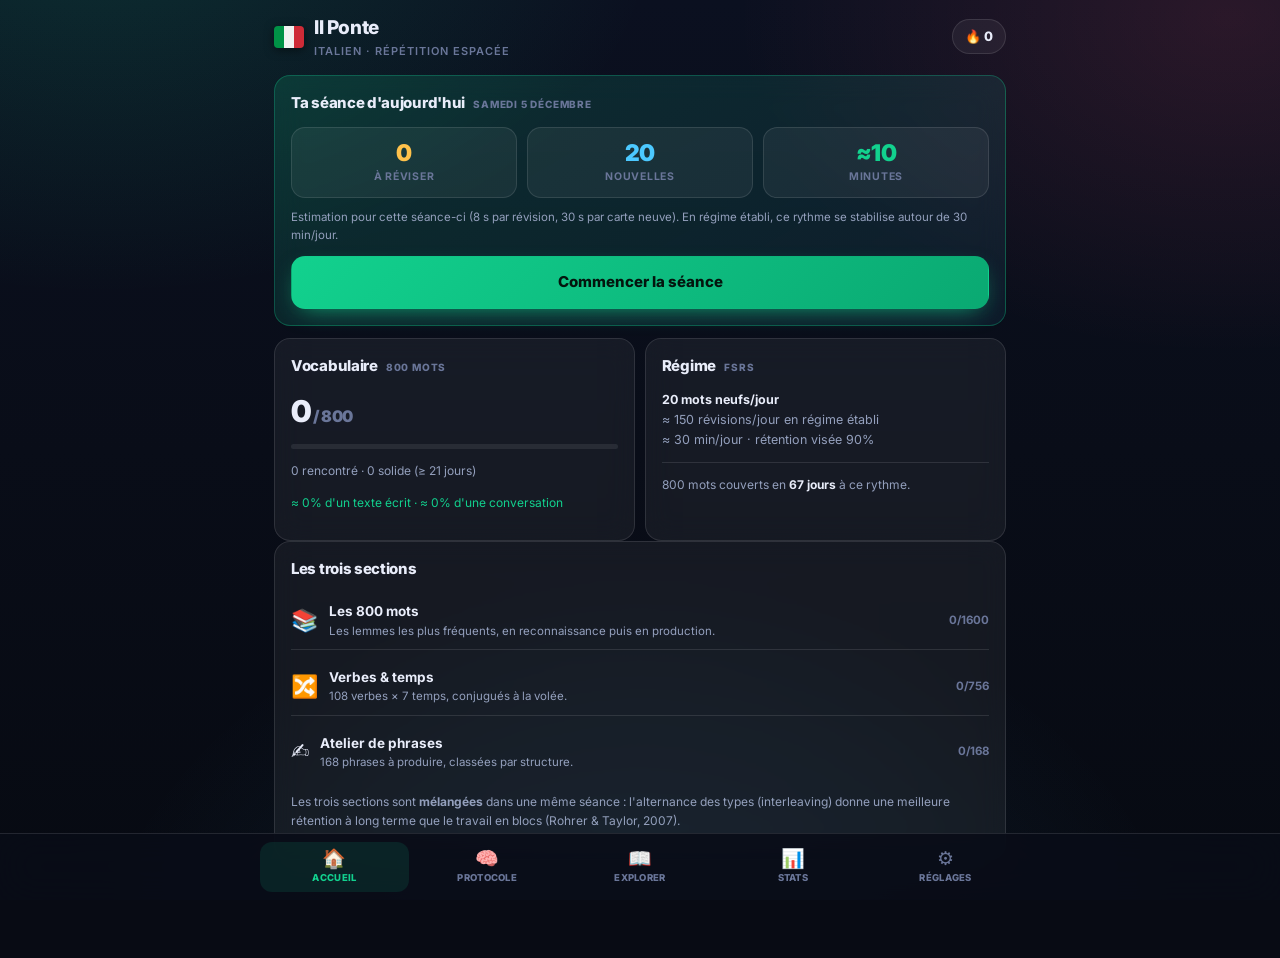
<file: italiano/index.html>
<!DOCTYPE html>
<html lang="fr">
<head>
<meta charset="UTF-8">
<meta name="viewport" content="width=device-width, initial-scale=1, viewport-fit=cover">
<title>Il Ponte — Italien par répétition espacée</title>
<meta name="description" content="800 mots, 108 verbes, 168 phrases. Planificateur FSRS et dosage quotidien fondé sur la recherche en psychologie de la mémoire.">
<meta name="theme-color" content="#080B14">
<meta name="apple-mobile-web-app-capable" content="yes">
<meta name="mobile-web-app-capable" content="yes">
<meta name="apple-mobile-web-app-status-bar-style" content="black-translucent">
<meta name="apple-mobile-web-app-title" content="Il Ponte">
<link rel="manifest" href="manifest.webmanifest">
<link rel="preconnect" href="https://fonts.googleapis.com">
<link rel="preconnect" href="https://fonts.gstatic.com" crossorigin>
<link href="https://fonts.googleapis.com/css2?family=Inter:wght@400;600;700;800;900&display=swap" rel="stylesheet">
<link rel="stylesheet" href="css/style.css">
<link rel="icon" href="data:image/svg+xml,<svg xmlns='http://www.w3.org/2000/svg' viewBox='0 0 100 100'><rect width='33' height='100' fill='%23009246'/><rect x='33' width='34' height='100' fill='%23F1F2F1'/><rect x='67' width='33' height='100' fill='%23CE2B37'/></svg>">
</head>
<body>

<div id="app">
  <header class="top">
    <div class="brand">
      <div class="flag"><i></i><i></i><i></i></div>
      <div>
        <h1>Il Ponte</h1>
        <small>italien · répétition espacée</small>
      </div>
    </div>
    <div class="streak" id="streak">🔥 0</div>
  </header>

  <section class="view on" id="v-home"><div id="home"></div></section>

  <section class="view" id="v-study"><div id="study" class="studywrap"></div></section>

  <section class="view" id="v-plan">
    <div class="panel" style="background:linear-gradient(150deg,rgba(76,201,255,.13),rgba(155,123,255,.07));border-color:rgba(76,201,255,.28)">
      <h2>Protocole <span class="tag">ce que dit la recherche</span></h2>
      <p class="sub">Combien de mots par jour, combien de minutes, à quel rythme les revoir — et pourquoi.
        Chaque nombre affiché ici sort d'un modèle explicite, pas d'une intuition.</p>
    </div>
    <div id="plan"></div>
  </section>

  <section class="view" id="v-stats"><div id="stats"></div></section>
  <section class="view" id="v-browse"><div id="browse"></div></section>
  <section class="view" id="v-settings"><div id="settings"></div></section>
</div>

<nav class="nav">
  <div class="inner">
    <button data-go="home" class="on"><i>🏠</i>Accueil</button>
    <button data-go="plan"><i>🧠</i>Protocole</button>
    <button data-go="browse"><i>📖</i>Explorer</button>
    <button data-go="stats"><i>📊</i>Stats</button>
    <button data-go="settings"><i>⚙️</i>Réglages</button>
  </div>
</nav>

<div class="toast" id="toast"></div>

<script src="data/words.js"></script>
<script src="data/verbs.js"></script>
<script src="data/sentences.js"></script>
<script src="js/conjugator.js"></script>
<script src="js/srs.js"></script>
<script>
  /* les modules exposent leurs symboles globalement ; on regroupe l'API SRS */
  const SRS = { retrievability, intervalFor, newCard, review, preview, currentR,
                dailyLoad, newPerDayForMinutes, reviewsPerCardPerYear, todayStamp, GRADE };
</script>
<script src="js/app.js"></script>
</body>
</html>
</file>
<file: italiano/css/style.css>
/* ===== IL PONTE — feuille de style ===== */
:root{
  --bg:#080B14; --bg2:#0D1220; --card:rgba(255,255,255,.055); --card2:rgba(255,255,255,.09);
  --line:rgba(255,255,255,.11); --txt:#E9EDFA; --dim:#94A0BD; --dim2:#6A7699;
  --verde:#12D18E; --rosso:#FF4D6A; --oro:#FFC24B; --ciano:#4CC9FF; --viola:#9B7BFF;
  --safe-b:env(safe-area-inset-bottom,0px); --safe-t:env(safe-area-inset-top,0px);
  --r:16px;
}
*{box-sizing:border-box;-webkit-tap-highlight-color:transparent}
html,body{height:100%;margin:0}
body{
  background:var(--bg);
  background-image:
    radial-gradient(900px 620px at 8% -10%, rgba(18,209,142,.16), transparent 62%),
    radial-gradient(820px 560px at 96% 2%, rgba(255,77,106,.13), transparent 60%),
    radial-gradient(900px 700px at 50% 112%, rgba(76,201,255,.10), transparent 62%),
    linear-gradient(180deg,#0B1020 0%,#090D18 50%,#070A12 100%);
  background-attachment:fixed;
  color:var(--txt);
  font:15px/1.5 'Inter',system-ui,-apple-system,'Segoe UI',sans-serif;
  overscroll-behavior-y:none;
}
h1,h2,h3{margin:0;font-weight:800;letter-spacing:-.02em}
button{font:inherit;color:inherit;border:0;background:none;cursor:pointer}
input,select{font:inherit;color:inherit}
a{color:var(--ciano)}

/* ---------- structure ---------- */
#app{max-width:760px;margin:0 auto;padding:calc(14px + var(--safe-t)) 14px calc(86px + var(--safe-b))}
.view{display:none;animation:fade .22s ease}
.view.on{display:block}
@keyframes fade{from{opacity:0;transform:translateY(6px)}to{opacity:1;transform:none}}

.top{display:flex;align-items:center;justify-content:space-between;gap:12px;margin-bottom:16px}
.brand{display:flex;align-items:center;gap:10px}
.flag{width:30px;height:22px;border-radius:4px;overflow:hidden;display:flex;box-shadow:0 2px 10px rgba(0,0,0,.5)}
.flag i{flex:1}
.flag i:nth-child(1){background:#009246}.flag i:nth-child(2){background:#F1F2F1}.flag i:nth-child(3){background:#CE2B37}
.brand h1{font-size:19px}
.brand small{display:block;color:var(--dim2);font-size:11px;font-weight:600;letter-spacing:.09em;text-transform:uppercase}
.streak{display:flex;align-items:center;gap:6px;background:var(--card);border:1px solid var(--line);
  padding:7px 12px;border-radius:999px;font-weight:800;font-size:13px}

/* ---------- cartes / blocs ---------- */
.panel{background:var(--card);border:1px solid var(--line);border-radius:var(--r);padding:16px;margin-bottom:12px;
  backdrop-filter:blur(14px);-webkit-backdrop-filter:blur(14px)}
.panel h2{font-size:15px;margin-bottom:12px;display:flex;align-items:baseline;gap:8px;flex-wrap:wrap}
.panel h2 .tag{font-size:10px;font-weight:800;letter-spacing:.08em;text-transform:uppercase;color:var(--dim2)}
.sub{color:var(--dim);font-size:13px;line-height:1.6}

.grid{display:grid;gap:10px}
.g2{grid-template-columns:1fr 1fr}
.g3{grid-template-columns:repeat(3,1fr)}
.g4{grid-template-columns:repeat(4,1fr)}
@media(max-width:520px){.g4{grid-template-columns:1fr 1fr}}

.stat{background:var(--card);border:1px solid var(--line);border-radius:14px;padding:12px;text-align:center}
.stat b{display:block;font-size:23px;font-weight:900;letter-spacing:-.03em;line-height:1.15}
.stat span{display:block;font-size:10.5px;color:var(--dim2);text-transform:uppercase;letter-spacing:.07em;font-weight:700;margin-top:3px}
.stat.v b{color:var(--verde)} .stat.r b{color:var(--rosso)} .stat.o b{color:var(--oro)} .stat.c b{color:var(--ciano)}

/* ---------- boutons ---------- */
.btn{display:flex;align-items:center;justify-content:center;gap:8px;width:100%;padding:14px 16px;border-radius:14px;
  font-weight:800;font-size:15px;background:var(--card2);border:1px solid var(--line);transition:.15s;text-align:center}
.btn:active{transform:scale(.975)}
.btn.primary{background:linear-gradient(135deg,#12D18E,#0AA972);color:#04150E;border-color:transparent;
  box-shadow:0 8px 24px -10px rgba(18,209,142,.8)}
.btn.ghost{background:transparent}
.btn.sm{padding:9px 13px;font-size:13px;border-radius:11px;width:auto}
.btn[disabled]{opacity:.4;pointer-events:none}
.row{display:flex;gap:8px;flex-wrap:wrap}

/* ---------- module d'étude ---------- */
.studywrap{min-height:62vh;display:flex;flex-direction:column}
.progbar{height:5px;background:rgba(255,255,255,.08);border-radius:99px;overflow:hidden;margin-bottom:14px}
.progbar i{display:block;height:100%;background:linear-gradient(90deg,#12D18E,#4CC9FF);transition:width .3s}
.qmeta{display:flex;justify-content:space-between;align-items:center;gap:8px;margin-bottom:12px;font-size:11.5px;color:var(--dim2);font-weight:700}
.chip{display:inline-block;padding:3px 9px;border-radius:999px;background:rgba(255,255,255,.07);
  border:1px solid var(--line);font-size:10.5px;font-weight:800;letter-spacing:.05em;text-transform:uppercase;color:var(--dim)}
.chip.new{background:rgba(76,201,255,.16);border-color:rgba(76,201,255,.4);color:#9BDCFF}
.chip.due{background:rgba(255,194,75,.14);border-color:rgba(255,194,75,.35);color:#FFD98A}
.chip.relearn{background:rgba(255,77,106,.16);border-color:rgba(255,77,106,.4);color:#FFA0B0}

.qcard{flex:1;background:linear-gradient(160deg,rgba(255,255,255,.08),rgba(255,255,255,.03));
  border:1px solid var(--line);border-radius:22px;padding:26px 20px;display:flex;flex-direction:column;
  align-items:center;justify-content:center;text-align:center;min-height:260px;position:relative}
.qprompt{font-size:12px;color:var(--dim2);text-transform:uppercase;letter-spacing:.1em;font-weight:800;margin-bottom:14px}
.qterm{font-size:34px;font-weight:900;letter-spacing:-.03em;line-height:1.15;word-break:break-word}
.qterm.small{font-size:24px;line-height:1.3}
.qsub{color:var(--dim);font-size:14px;margin-top:8px}
.answer{margin-top:20px;padding-top:18px;border-top:1px dashed var(--line);width:100%}
.aterm{font-size:26px;font-weight:900;color:var(--verde);line-height:1.25;word-break:break-word}
.aterm.small{font-size:20px}
.ex{margin-top:14px;font-size:14px;color:var(--dim);line-height:1.6}
.ex b{color:#CBD5F0;font-weight:700;display:block}
.note{margin-top:12px;font-size:12.5px;color:var(--oro);background:rgba(255,194,75,.09);
  border:1px solid rgba(255,194,75,.22);border-radius:10px;padding:8px 11px;text-align:left;line-height:1.55}
.speak{position:absolute;top:14px;right:14px;width:38px;height:38px;border-radius:50%;
  background:rgba(255,255,255,.08);border:1px solid var(--line);display:flex;align-items:center;justify-content:center;font-size:16px}

.typed{width:100%;margin-top:18px;padding:13px 15px;border-radius:13px;background:rgba(0,0,0,.3);
  border:1px solid var(--line);font-size:17px;text-align:center;outline:none}
.typed:focus{border-color:var(--verde)}
.diff .ok{color:var(--verde)} .diff .ko{color:var(--rosso);text-decoration:underline wavy}
.verdict{margin-top:10px;font-weight:800;font-size:13px}
.verdict.ok{color:var(--verde)} .verdict.ko{color:var(--rosso)}

.grades{display:grid;gap:8px;margin-top:14px}
.grade{padding:12px 10px;border-radius:14px;border:1px solid var(--line);text-align:center;transition:.15s}
.grade:active{transform:scale(.97)}
.grade b{display:block;font-size:12.5px;font-weight:800;line-height:1.25}
.grade span{display:block;font-size:10.5px;color:var(--dim2);margin-top:3px;font-weight:700}
.grade.g1{background:rgba(255,77,106,.15);border-color:rgba(255,77,106,.42)}
.grade.g1 b{color:#FF8A9C}
.grade.g2{background:rgba(255,194,75,.13);border-color:rgba(255,194,75,.35)}
.grade.g2 b{color:#FFD07A}
.grade.g3{background:rgba(76,201,255,.14);border-color:rgba(76,201,255,.4)}
.grade.g3 b{color:#8FDBFF}
.grade.g4{background:rgba(18,209,142,.16);border-color:rgba(18,209,142,.45)}
.grade.g4 b{color:#5EE7B5}

/* ---------- navigation ---------- */
.nav{position:fixed;left:0;right:0;bottom:0;z-index:40;padding:8px 10px calc(8px + var(--safe-b));
  background:rgba(9,13,24,.9);backdrop-filter:blur(20px);-webkit-backdrop-filter:blur(20px);
  border-top:1px solid var(--line)}
.nav .inner{max-width:760px;margin:0 auto;display:grid;grid-template-columns:repeat(5,1fr);gap:4px}
.nav button{padding:7px 2px;border-radius:12px;display:flex;flex-direction:column;align-items:center;gap:3px;
  font-size:9.5px;font-weight:800;letter-spacing:.03em;color:var(--dim2);text-transform:uppercase}
.nav button i{font-style:normal;font-size:19px;line-height:1}
.nav button.on{color:var(--verde);background:rgba(18,209,142,.11)}

/* ---------- divers ---------- */
.field{display:flex;justify-content:space-between;align-items:center;gap:12px;padding:11px 0;border-bottom:1px solid var(--line)}
.field:last-child{border-bottom:0}
.field label{font-size:13.5px;font-weight:600}
.field label small{display:block;color:var(--dim2);font-weight:500;font-size:11.5px;margin-top:2px;max-width:44ch}
.field input[type=number],.field select{background:rgba(0,0,0,.32);border:1px solid var(--line);border-radius:10px;
  padding:8px 10px;width:96px;text-align:center;font-weight:800;outline:none}
.field select{width:auto;min-width:120px}
input[type=range]{width:100%;accent-color:var(--verde)}
.switch{width:46px;height:27px;border-radius:99px;background:rgba(255,255,255,.14);position:relative;transition:.2s;flex:none}
.switch::after{content:'';position:absolute;top:3px;left:3px;width:21px;height:21px;border-radius:50%;background:#fff;transition:.2s}
.switch.on{background:var(--verde)}
.switch.on::after{transform:translateX(19px)}

.bars{display:flex;align-items:flex-end;gap:3px;height:78px;margin-top:6px}
.bars div{flex:1;background:linear-gradient(180deg,#4CC9FF,#12D18E);border-radius:3px 3px 0 0;min-height:2px;position:relative}
.barlabels{display:flex;gap:3px;margin-top:5px}
.barlabels span{flex:1;text-align:center;font-size:9px;color:var(--dim2);font-weight:700}

.pill{display:inline-flex;align-items:center;gap:5px;padding:5px 11px;border-radius:999px;font-size:11.5px;font-weight:800;
  background:rgba(255,255,255,.07);border:1px solid var(--line);color:var(--dim);margin:0 5px 5px 0}
.pill.on{background:rgba(18,209,142,.17);border-color:rgba(18,209,142,.45);color:#6FEFC0}

.ref{font-size:12.5px;color:var(--dim);line-height:1.65;padding:11px 0;border-bottom:1px solid var(--line)}
.ref:last-child{border-bottom:0}
.ref b{color:var(--txt);display:block;font-size:13px;margin-bottom:2px}
.ref i{color:var(--dim2);font-style:normal;font-size:11.5px;display:block;margin-top:3px}

table{width:100%;border-collapse:collapse;font-size:13.5px}
th,td{padding:9px 8px;text-align:left;border-bottom:1px solid var(--line)}
th{font-size:10.5px;text-transform:uppercase;letter-spacing:.07em;color:var(--dim2);font-weight:800}
td.form{font-weight:700;color:var(--verde)}
.scroll{overflow-x:auto}

.empty{text-align:center;padding:46px 20px;color:var(--dim)}
.empty .big{font-size:46px;margin-bottom:10px}
.toast{position:fixed;left:50%;transform:translateX(-50%);bottom:calc(96px + var(--safe-b));z-index:80;
  background:#12D18E;color:#04150E;font-weight:800;font-size:13.5px;padding:11px 18px;border-radius:12px;
  box-shadow:0 12px 30px -10px rgba(0,0,0,.8);opacity:0;pointer-events:none;transition:.25s}
.toast.on{opacity:1;transform:translateX(-50%) translateY(-6px)}
.hr{height:1px;background:var(--line);margin:14px 0}
.list{max-height:420px;overflow-y:auto}
.li{display:flex;justify-content:space-between;align-items:center;gap:10px;padding:9px 0;border-bottom:1px solid var(--line);font-size:13.5px}
.li:last-child{border-bottom:0}
.li b{font-weight:700}
.li .m{color:var(--dim2);font-size:11.5px;font-weight:700;white-space:nowrap}
</file>
